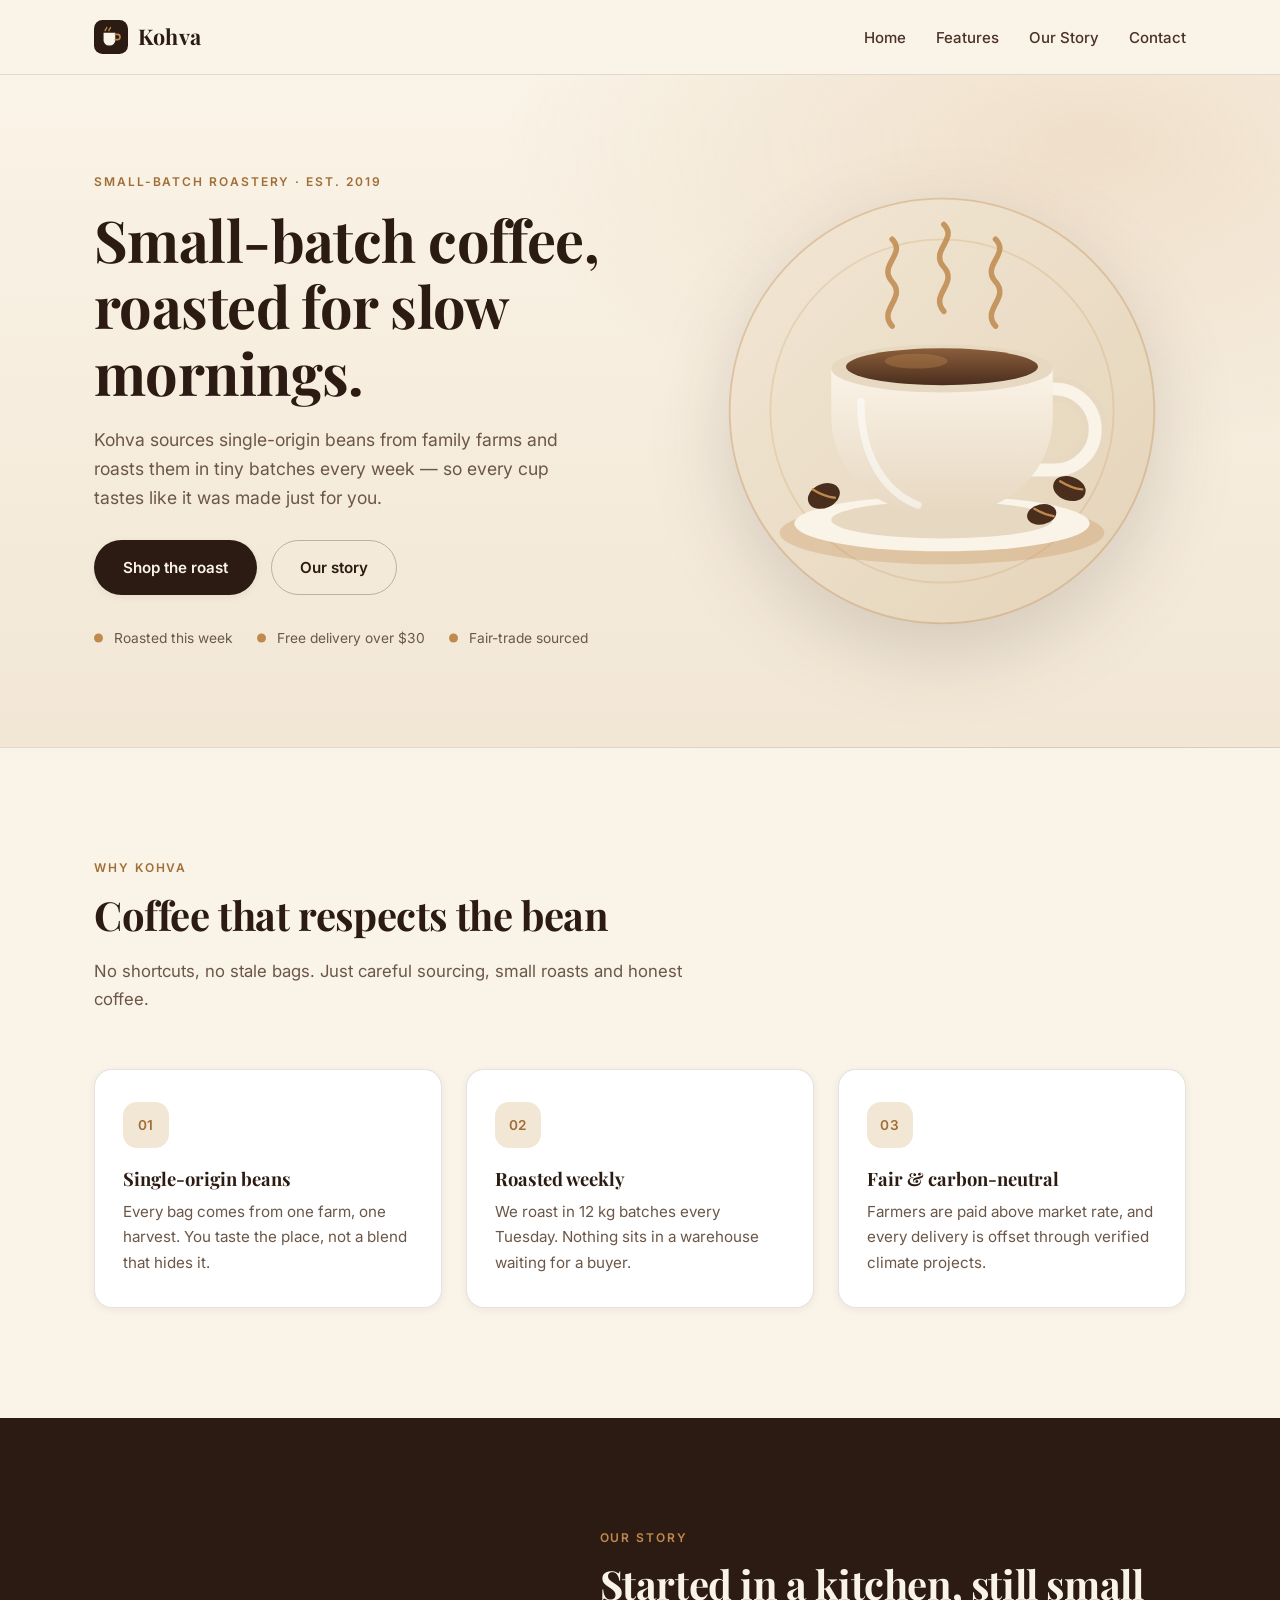
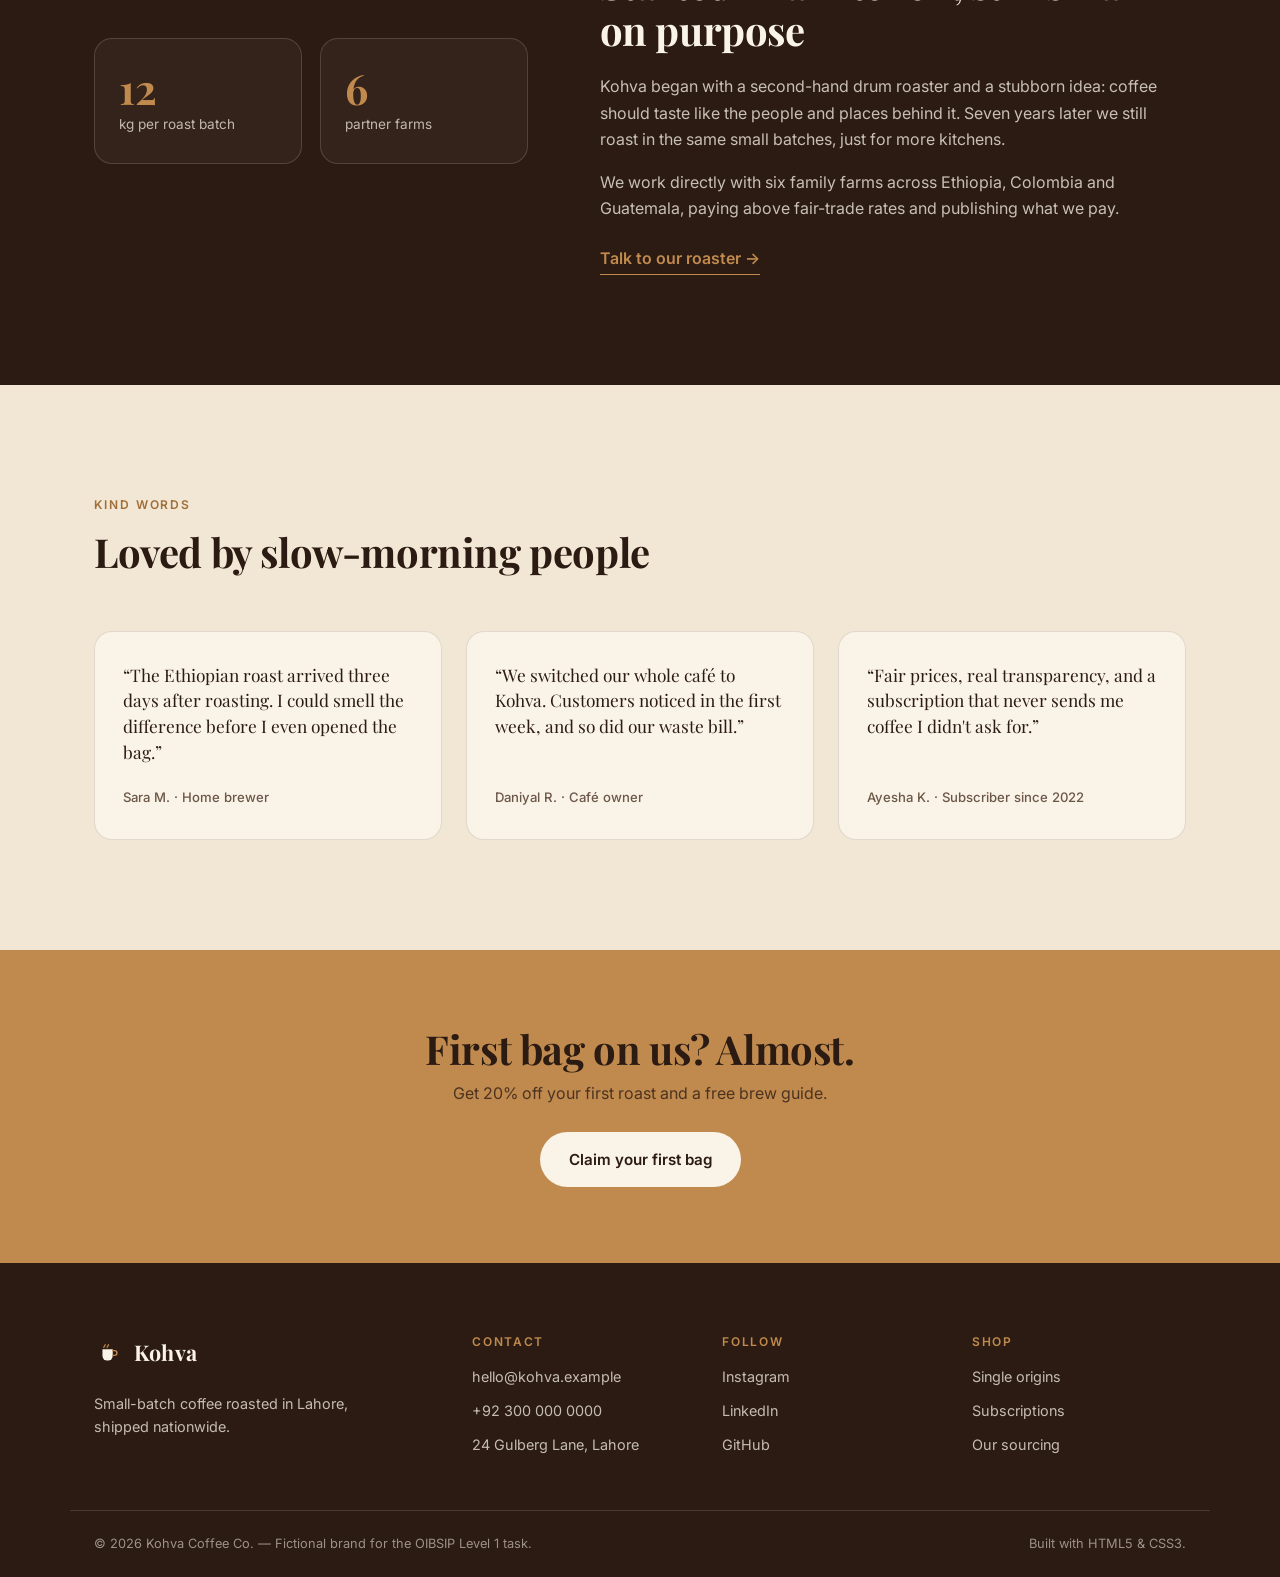
<file: OIBSIP/WebDevelopment-L1-Task1-LandingPage/index.html>
<!DOCTYPE html>
<html lang="en">
<head>
  <meta charset="UTF-8" />
  <meta name="viewport" content="width=device-width, initial-scale=1.0" />
  <title>Kohva Coffee Co. — Small-batch coffee for slow mornings</title>
  <meta name="description" content="Kohva Coffee Co. roasts single-origin beans in small batches every week. Fresh coffee, delivered to your door." />
  <link rel="icon" href="assets/logo.svg" type="image/svg+xml" />
  <link rel="preconnect" href="https://fonts.googleapis.com" />
  <link rel="preconnect" href="https://fonts.gstatic.com" crossorigin />
  <link href="https://fonts.googleapis.com/css2?family=Inter:wght@400;500;600&family=Playfair+Display:wght@600;700&display=swap" rel="stylesheet" />
  <link rel="stylesheet" href="css/style.css" />
</head>
<body>

  <!-- ================= HEADER / NAVBAR ================= -->
  <header class="site-header">
    <div class="container header-inner">
      <a class="brand" href="#home" aria-label="Kohva Coffee Co. home">
        <img src="assets/logo.svg" alt="" width="34" height="34" />
        <span class="brand-name">Kohva</span>
      </a>

      <input type="checkbox" id="nav-toggle" class="nav-toggle" />
      <label for="nav-toggle" class="nav-toggle-label" aria-label="Open navigation menu">
        <span></span>
      </label>

      <nav class="site-nav" aria-label="Main navigation">
        <ul>
          <li><a href="#home">Home</a></li>
          <li><a href="#features">Features</a></li>
          <li><a href="#story">Our Story</a></li>
          <li><a href="#contact">Contact</a></li>
        </ul>
      </nav>
    </div>
  </header>

  <main>

    <!-- ================= HERO ================= -->
    <section class="hero" id="home">
      <div class="container hero-inner">
        <div class="hero-copy">
          <p class="eyebrow">Small-batch roastery · Est. 2019</p>
          <h1>Small-batch coffee,<br />roasted for slow mornings.</h1>
          <p class="hero-sub">
            Kohva sources single-origin beans from family farms and roasts them in
            tiny batches every week — so every cup tastes like it was made just for you.
          </p>
          <div class="hero-actions">
            <a class="btn btn-primary" href="#features">Shop the roast</a>
            <a class="btn btn-ghost" href="#story">Our story</a>
          </div>
          <ul class="hero-points">
            <li>Roasted this week</li>
            <li>Free delivery over $30</li>
            <li>Fair-trade sourced</li>
          </ul>
        </div>

        <div class="hero-art">
          <img src="assets/hero-cup.svg" alt="A steaming cup of Kohva coffee" width="520" height="520" />
        </div>
      </div>
    </section>

    <!-- ================= FEATURES ================= -->
    <section class="section features" id="features">
      <div class="container">
        <div class="section-head">
          <p class="eyebrow">Why Kohva</p>
          <h2>Coffee that respects the bean</h2>
          <p class="section-sub">
            No shortcuts, no stale bags. Just careful sourcing, small roasts and
            honest coffee.
          </p>
        </div>

        <div class="feature-grid">
          <article class="card">
            <span class="card-icon" aria-hidden="true">01</span>
            <h3>Single-origin beans</h3>
            <p>
              Every bag comes from one farm, one harvest. You taste the place,
              not a blend that hides it.
            </p>
          </article>

          <article class="card">
            <span class="card-icon" aria-hidden="true">02</span>
            <h3>Roasted weekly</h3>
            <p>
              We roast in 12&nbsp;kg batches every Tuesday. Nothing sits in a
              warehouse waiting for a buyer.
            </p>
          </article>

          <article class="card">
            <span class="card-icon" aria-hidden="true">03</span>
            <h3>Fair &amp; carbon-neutral</h3>
            <p>
              Farmers are paid above market rate, and every delivery is offset
              through verified climate projects.
            </p>
          </article>
        </div>
      </div>
    </section>

    <!-- ================= STORY / ABOUT ================= -->
    <section class="section story" id="story">
      <div class="container story-inner">
        <div class="story-media">
          <div class="story-stat">
            <strong>12</strong>
            <span>kg per roast batch</span>
          </div>
          <div class="story-stat">
            <strong>6</strong>
            <span>partner farms</span>
          </div>
        </div>

        <div class="story-copy">
          <p class="eyebrow">Our story</p>
          <h2>Started in a kitchen, still small on purpose</h2>
          <p>
            Kohva began with a second-hand drum roaster and a stubborn idea: coffee
            should taste like the people and places behind it. Seven years later we
            still roast in the same small batches, just for more kitchens.
          </p>
          <p>
            We work directly with six family farms across Ethiopia, Colombia and
            Guatemala, paying above fair-trade rates and publishing what we pay.
          </p>
          <a class="text-link" href="#contact">Talk to our roaster →</a>
        </div>
      </div>
    </section>

    <!-- ================= TESTIMONIALS ================= -->
    <section class="section testimonials">
      <div class="container">
        <div class="section-head">
          <p class="eyebrow">Kind words</p>
          <h2>Loved by slow-morning people</h2>
        </div>

        <div class="testimonial-grid">
          <figure class="quote">
            <blockquote>
              “The Ethiopian roast arrived three days after roasting. I could smell
              the difference before I even opened the bag.”
            </blockquote>
            <figcaption>Sara M. · Home brewer</figcaption>
          </figure>

          <figure class="quote">
            <blockquote>
              “We switched our whole café to Kohva. Customers noticed in the first
              week, and so did our waste bill.”
            </blockquote>
            <figcaption>Daniyal R. · Café owner</figcaption>
          </figure>

          <figure class="quote">
            <blockquote>
              “Fair prices, real transparency, and a subscription that never sends
              me coffee I didn't ask for.”
            </blockquote>
            <figcaption>Ayesha K. · Subscriber since 2022</figcaption>
          </figure>
        </div>
      </div>
    </section>

    <!-- ================= CTA BAND ================= -->
    <section class="cta-band">
      <div class="container cta-inner">
        <h2>First bag on us? Almost.</h2>
        <p>Get 20% off your first roast and a free brew guide.</p>
        <a class="btn btn-light" href="#contact">Claim your first bag</a>
      </div>
    </section>

  </main>

  <!-- ================= FOOTER ================= -->
  <footer class="site-footer" id="contact">
    <div class="container footer-grid">
      <div class="footer-brand">
        <a class="brand" href="#home">
          <img src="assets/logo.svg" alt="" width="30" height="30" />
          <span class="brand-name">Kohva</span>
        </a>
        <p>Small-batch coffee roasted in Lahore, shipped nationwide.</p>
      </div>

      <div class="footer-col">
        <h3>Contact</h3>
        <ul>
          <li><a href="mailto:hello@kohva.example">hello@kohva.example</a></li>
          <li><a href="tel:+923000000000">+92 300 000 0000</a></li>
          <li>24 Gulberg Lane, Lahore</li>
        </ul>
      </div>

      <div class="footer-col">
        <h3>Follow</h3>
        <ul class="social-list">
          <li><a href="#" aria-label="Kohva on Instagram">Instagram</a></li>
          <li><a href="#" aria-label="Kohva on LinkedIn">LinkedIn</a></li>
          <li><a href="#" aria-label="Kohva on GitHub">GitHub</a></li>
        </ul>
      </div>

      <div class="footer-col">
        <h3>Shop</h3>
        <ul>
          <li><a href="#features">Single origins</a></li>
          <li><a href="#features">Subscriptions</a></li>
          <li><a href="#story">Our sourcing</a></li>
        </ul>
      </div>
    </div>

    <div class="container footer-bottom">
      <p>© 2026 Kohva Coffee Co. — Fictional brand for the OIBSIP Level 1 task.</p>
      <p>Built with HTML5 &amp; CSS3.</p>
    </div>
  </footer>

</body>
</html>
</file>
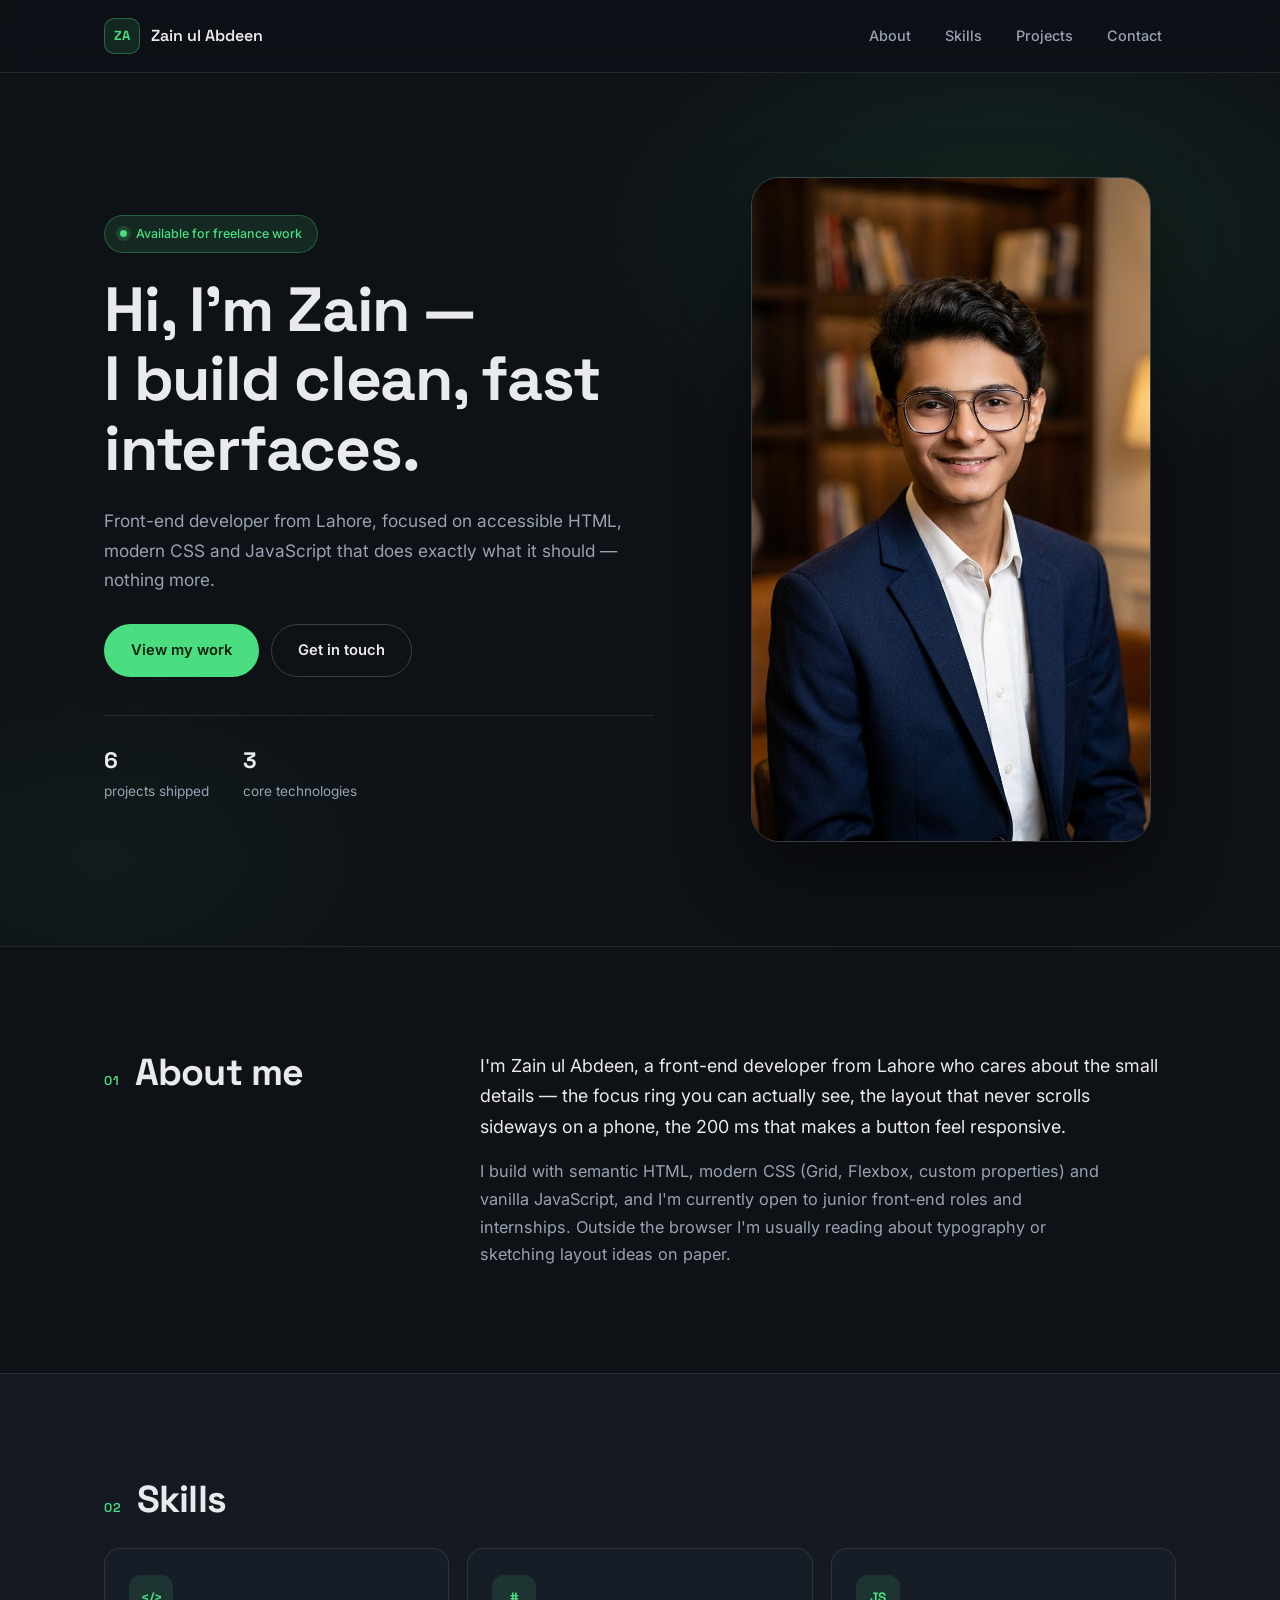
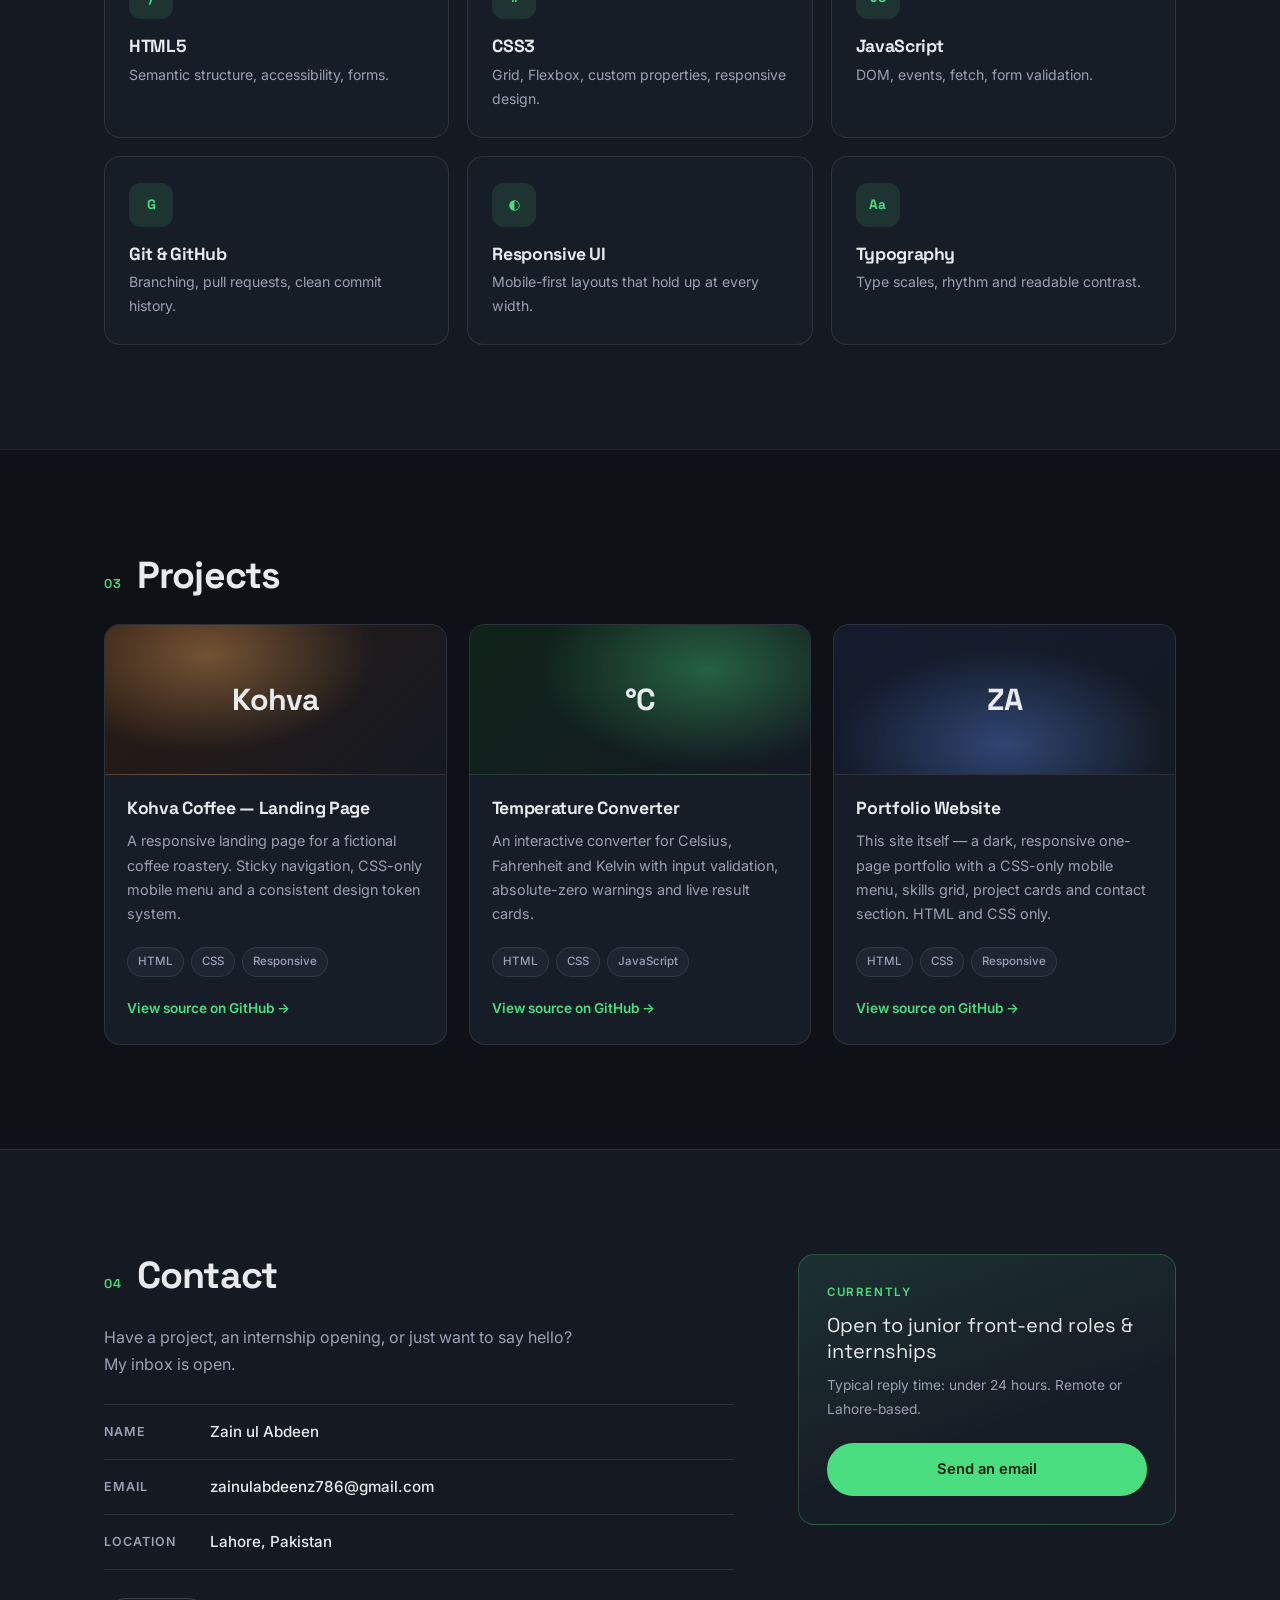
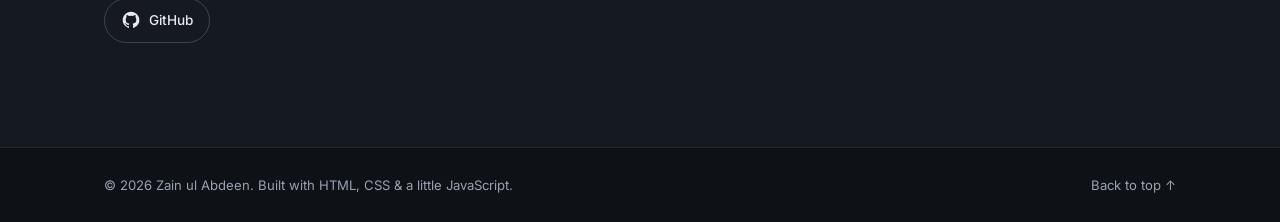
<file: OIBSIP/WebDevelopment-L1-Task2-Portfolio/index.html>
<!DOCTYPE html>
<html lang="en">
<head>
  <meta charset="UTF-8" />
  <meta name="viewport" content="width=device-width, initial-scale=1.0" />
  <title>Zain ul Abdeen — Front-End Developer</title>
  <meta name="description" content="Portfolio of Zain ul Abdeen, a front-end web developer building fast, accessible interfaces with HTML, CSS and JavaScript." />
  <link rel="icon" href="assets/favicon.svg" type="image/svg+xml" />
  <link rel="preconnect" href="https://fonts.googleapis.com" />
  <link rel="preconnect" href="https://fonts.gstatic.com" crossorigin />
  <link href="https://fonts.googleapis.com/css2?family=Inter:wght@400;500;600&family=Space+Grotesk:wght@500;600;700&display=swap" rel="stylesheet" />
  <link rel="stylesheet" href="css/style.css" />
</head>
<body>

  <!-- ================= NAVBAR ================= -->
  <header class="site-header">
    <div class="container header-inner">
      <a class="brand" href="#home" aria-label="Home">
        <span class="brand-mark">ZA</span>
        <span class="brand-text">Zain ul Abdeen</span>
      </a>

      <input type="checkbox" id="nav-toggle" class="nav-toggle" />
      <label for="nav-toggle" class="nav-toggle-label" aria-label="Open navigation menu">
        <span></span>
      </label>

      <nav class="site-nav" aria-label="Main navigation">
        <ul>
          <li><a href="#about">About</a></li>
          <li><a href="#skills">Skills</a></li>
          <li><a href="#projects">Projects</a></li>
          <li><a href="#contact">Contact</a></li>
        </ul>
      </nav>
    </div>
  </header>

  <main>

    <!-- ================= HERO ================= -->
    <section class="hero" id="home">
      <div class="container hero-inner">
        <div class="hero-copy">
          <p class="status"><span class="dot" aria-hidden="true"></span> Available for freelance work</p>
          <h1>Hi, I'm Zain —<br />I build clean, fast interfaces.</h1>
          <p class="hero-sub">
            Front-end developer from Lahore, focused on accessible HTML, modern CSS
            and JavaScript that does exactly what it should — nothing more.
          </p>
          <div class="hero-actions">
            <a class="btn btn-primary" href="#projects">View my work</a>
            <a class="btn btn-outline" href="#contact">Get in touch</a>
          </div>
          <ul class="hero-meta">
            <li><strong>6</strong> projects shipped</li>
            <li><strong>3</strong> core technologies</li>
          </ul>
        </div>

        <div class="hero-photo">
          <img src="assets/IMG-20260407-WA0001.jpg" alt="Portrait of Zain ul Abdeen" width="768" height="1279" />
        </div>
      </div>
    </section>

    <!-- ================= ABOUT ================= -->
    <section class="section" id="about">
      <div class="container about-inner">
        <div class="section-label">
          <span class="num">01</span>
          <h2>About me</h2>
        </div>
        <div class="about-copy">
          <p>
            I'm Zain ul Abdeen, a front-end developer from Lahore who cares about the
            small details — the focus ring you can actually see, the layout that never
            scrolls sideways on a phone, the 200&nbsp;ms that makes a button feel
            responsive.
          </p>
          <p>
            I build with semantic HTML, modern CSS (Grid, Flexbox, custom properties)
            and vanilla JavaScript, and I'm currently open to junior front-end roles
            and internships. Outside the browser I'm usually reading about typography
            or sketching layout ideas on paper.
          </p>
        </div>
      </div>
    </section>

    <!-- ================= SKILLS ================= -->
    <section class="section skills-section" id="skills">
      <div class="container">
        <div class="section-label">
          <span class="num">02</span>
          <h2>Skills</h2>
        </div>

        <div class="skills-grid">
          <article class="skill">
            <span class="skill-mark" aria-hidden="true">&lt;/&gt;</span>
            <h3>HTML5</h3>
            <p>Semantic structure, accessibility, forms.</p>
          </article>

          <article class="skill">
            <span class="skill-mark" aria-hidden="true">#</span>
            <h3>CSS3</h3>
            <p>Grid, Flexbox, custom properties, responsive design.</p>
          </article>

          <article class="skill">
            <span class="skill-mark" aria-hidden="true">JS</span>
            <h3>JavaScript</h3>
            <p>DOM, events, fetch, form validation.</p>
          </article>

          <article class="skill">
            <span class="skill-mark" aria-hidden="true">G</span>
            <h3>Git &amp; GitHub</h3>
            <p>Branching, pull requests, clean commit history.</p>
          </article>

          <article class="skill">
            <span class="skill-mark" aria-hidden="true">◐</span>
            <h3>Responsive UI</h3>
            <p>Mobile-first layouts that hold up at every width.</p>
          </article>

          <article class="skill">
            <span class="skill-mark" aria-hidden="true">Aa</span>
            <h3>Typography</h3>
            <p>Type scales, rhythm and readable contrast.</p>
          </article>
        </div>
      </div>
    </section>

    <!-- ================= PROJECTS ================= -->
    <section class="section" id="projects">
      <div class="container">
        <div class="section-label">
          <span class="num">03</span>
          <h2>Projects</h2>
        </div>

        <div class="project-grid">

          <article class="project">
            <div class="project-thumb thumb-a" aria-hidden="true">
              <span>Kohva</span>
            </div>
            <div class="project-body">
              <h3>Kohva Coffee — Landing Page</h3>
              <p>
                A responsive landing page for a fictional coffee roastery. Sticky
                navigation, CSS-only mobile menu and a consistent design token
                system.
              </p>
              <ul class="tags">
                <li>HTML</li>
                <li>CSS</li>
                <li>Responsive</li>
              </ul>
              <a class="project-link" href="https://github.com/ZainulAbdeen999/OIBSIP-Level1/tree/main/OIBSIP/WebDevelopment-L1-Task1-LandingPage" aria-label="View Kohva Coffee source on GitHub">
                View source on GitHub →
              </a>
            </div>
          </article>

          <article class="project">
            <div class="project-thumb thumb-b" aria-hidden="true">
              <span>°C</span>
            </div>
            <div class="project-body">
              <h3>Temperature Converter</h3>
              <p>
                An interactive converter for Celsius, Fahrenheit and Kelvin with
                input validation, absolute-zero warnings and live result cards.
              </p>
              <ul class="tags">
                <li>HTML</li>
                <li>CSS</li>
                <li>JavaScript</li>
              </ul>
              <a class="project-link" href="https://github.com/ZainulAbdeen999/OIBSIP-Level1/tree/main/OIBSIP/WebDevelopment-L1-Task3-TemperatureConverter" aria-label="View Temperature Converter source on GitHub">
                View source on GitHub →
              </a>
            </div>
          </article>

          <article class="project">
            <div class="project-thumb thumb-c" aria-hidden="true">
              <span>ZA</span>
            </div>
            <div class="project-body">
              <h3>Portfolio Website</h3>
              <p>
                This site itself — a dark, responsive one-page portfolio with a
                CSS-only mobile menu, skills grid, project cards and contact
                section. HTML and CSS only.
              </p>
              <ul class="tags">
                <li>HTML</li>
                <li>CSS</li>
                <li>Responsive</li>
              </ul>
              <a class="project-link" href="https://github.com/ZainulAbdeen999/OIBSIP-Level1/tree/main/OIBSIP/WebDevelopment-L1-Task2-Portfolio" aria-label="View Portfolio Website source on GitHub">
                View source on GitHub →
              </a>
            </div>
          </article>

        </div>
      </div>
    </section>

    <!-- ================= CONTACT ================= -->
    <section class="section contact-section" id="contact">
      <div class="container contact-inner">
        <div class="contact-copy">
          <div class="section-label">
            <span class="num">04</span>
            <h2>Contact</h2>
          </div>
          <p>
            Have a project, an internship opening, or just want to say hello?
            My inbox is open.
          </p>

          <ul class="contact-list">
            <li>
              <span class="contact-key">Name</span>
              <span class="contact-value">Zain ul Abdeen</span>
            </li>
            <li>
              <span class="contact-key">Email</span>
              <a class="contact-value" href="mailto:zainulabdeenz786@gmail.com">zainulabdeenz786@gmail.com</a>
            </li>
            <li>
              <span class="contact-key">Location</span>
              <span class="contact-value">Lahore, Pakistan</span>
            </li>
          </ul>

          <div class="social-row">
            <a class="social-btn" href="https://github.com/ZainulAbdeen999" aria-label="GitHub profile" target="_blank" rel="noopener">
              <svg viewBox="0 0 24 24" width="20" height="20" aria-hidden="true" fill="currentColor">
                <path d="M12 2a10 10 0 0 0-3.16 19.49c.5.09.68-.22.68-.48v-1.7c-2.78.6-3.37-1.34-3.37-1.34-.45-1.16-1.1-1.47-1.1-1.47-.9-.62.07-.6.07-.6 1 .07 1.53 1.03 1.53 1.03.89 1.52 2.34 1.08 2.91.83.09-.65.35-1.09.63-1.34-2.22-.25-4.56-1.11-4.56-4.95 0-1.09.39-1.99 1.03-2.69-.1-.25-.45-1.27.1-2.65 0 0 .84-.27 2.75 1.03a9.5 9.5 0 0 1 5 0c1.91-1.3 2.75-1.03 2.75-1.03.55 1.38.2 2.4.1 2.65.64.7 1.03 1.6 1.03 2.69 0 3.85-2.35 4.7-4.58 4.94.36.31.68.92.68 1.86v2.75c0 .27.18.58.69.48A10 10 0 0 0 12 2Z"/>
              </svg>
              GitHub
            </a>
          </div>
        </div>

        <aside class="contact-card">
          <p class="card-eyebrow">Currently</p>
          <p class="card-title">Open to junior front-end roles &amp; internships</p>
          <p class="card-note">
            Typical reply time: under 24 hours. Remote or Lahore-based.
          </p>
          <a class="btn btn-primary btn-block" href="mailto:zainulabdeenz786@gmail.com">Send an email</a>
        </aside>
      </div>
    </section>

  </main>

  <!-- ================= FOOTER ================= -->
  <footer class="site-footer">
    <div class="container footer-inner">
      <p>© 2026 Zain ul Abdeen. Built with HTML, CSS &amp; a little JavaScript.</p>
      <a href="#home">Back to top ↑</a>
    </div>
  </footer>

</body>
</html>
</file>
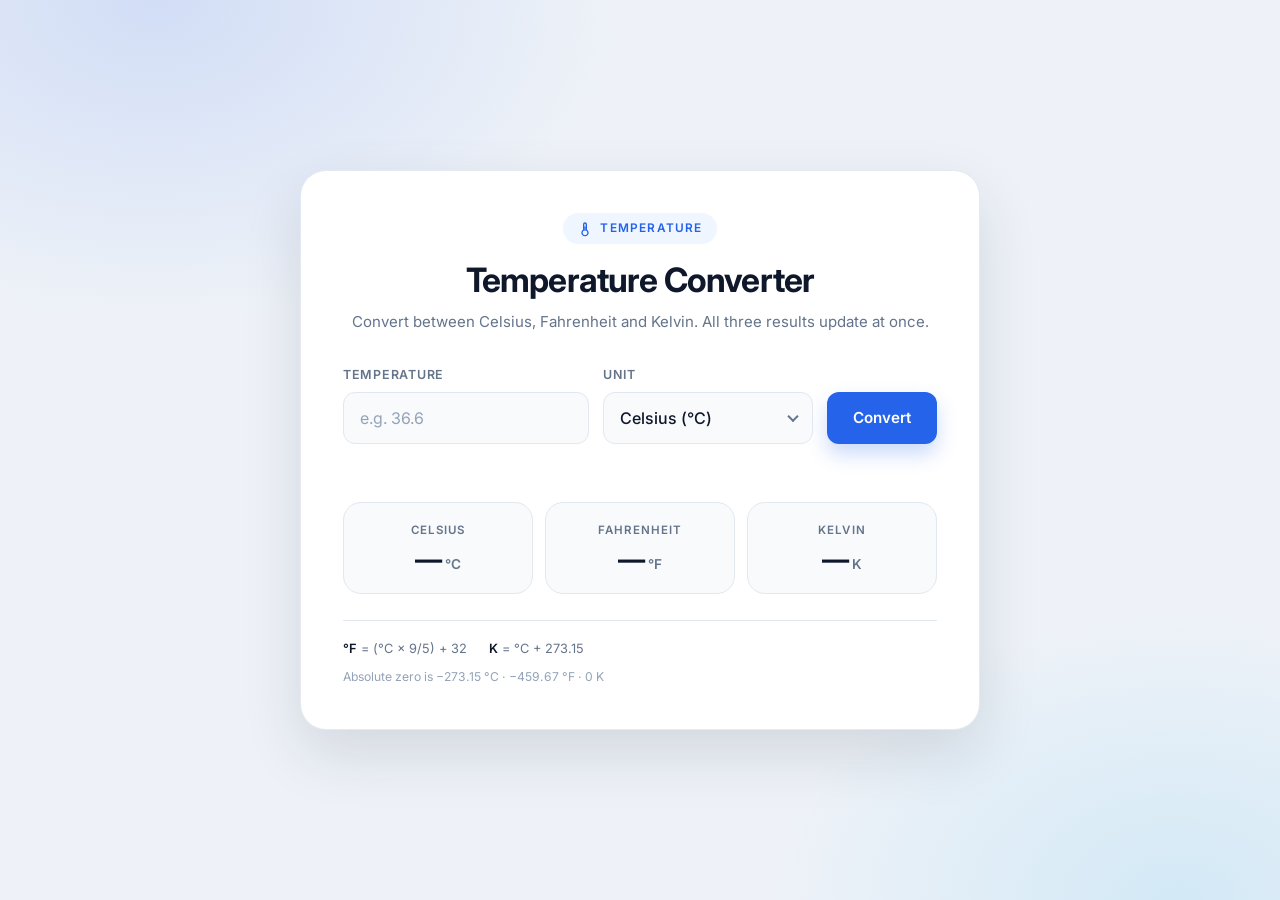
<file: OIBSIP/WebDevelopment-L1-Task3-TemperatureConverter/index.html>
<!DOCTYPE html>
<html lang="en">
<head>
  <meta charset="UTF-8" />
  <meta name="viewport" content="width=device-width, initial-scale=1.0" />
  <title>Temperature Converter — Celsius, Fahrenheit &amp; Kelvin</title>
  <meta name="description" content="A simple, accessible temperature converter for Celsius, Fahrenheit and Kelvin with input validation and absolute-zero warnings." />
  <link rel="icon" href="assets/favicon.svg" type="image/svg+xml" />
  <link rel="preconnect" href="https://fonts.googleapis.com" />
  <link rel="preconnect" href="https://fonts.gstatic.com" crossorigin />
  <link href="https://fonts.googleapis.com/css2?family=Inter:wght@400;500;600;700&display=swap" rel="stylesheet" />
  <link rel="stylesheet" href="css/style.css" />
</head>
<body>

  <main class="page">
    <div class="converter">

      <!-- ---------- Header ---------- -->
      <header class="converter-head">
        <div class="badge">
          <svg viewBox="0 0 24 24" width="16" height="16" aria-hidden="true" fill="none" stroke="currentColor" stroke-width="2" stroke-linecap="round">
            <path d="M10 13.5V5a2 2 0 1 1 4 0v8.5a4.5 4.5 0 1 1-4 0Z" />
            <path d="M12 9v5" />
          </svg>
          Temperature
        </div>
        <h1>Temperature Converter</h1>
        <p class="subtitle">
          Convert between Celsius, Fahrenheit and Kelvin. All three results update at once.
        </p>
      </header>

      <!-- ---------- Form ---------- -->
      <form class="converter-form" id="converter-form" novalidate>
        <div class="field field-value">
          <label for="temperature">Temperature</label>
          <input
            type="text"
            id="temperature"
            name="temperature"
            inputmode="decimal"
            autocomplete="off"
            placeholder="e.g. 36.6"
            aria-describedby="form-message"
          />
        </div>

        <div class="field field-unit">
          <label for="unit">Unit</label>
          <div class="select-wrap">
            <select id="unit" name="unit">
              <option value="celsius" selected>Celsius (°C)</option>
              <option value="fahrenheit">Fahrenheit (°F)</option>
              <option value="kelvin">Kelvin (K)</option>
            </select>
          </div>
        </div>

        <button type="submit" class="btn-convert" id="convert-btn">
          Convert
        </button>
      </form>

      <!-- ---------- Message ---------- -->
      <p class="message" id="form-message" role="status" aria-live="polite"></p>

      <!-- ---------- Results ---------- -->
      <section class="results" id="results" aria-label="Conversion results">
        <article class="result" data-unit="celsius">
          <p class="result-label">Celsius</p>
          <p class="result-value"><span class="number" data-out="celsius">—</span><span class="unit">°C</span></p>
        </article>

        <article class="result" data-unit="fahrenheit">
          <p class="result-label">Fahrenheit</p>
          <p class="result-value"><span class="number" data-out="fahrenheit">—</span><span class="unit">°F</span></p>
        </article>

        <article class="result" data-unit="kelvin">
          <p class="result-label">Kelvin</p>
          <p class="result-value"><span class="number" data-out="kelvin">—</span><span class="unit">K</span></p>
        </article>
      </section>

      <!-- ---------- Footer notes ---------- -->
      <footer class="converter-foot">
        <div class="formula">
          <p><span>°F</span> = (°C × 9/5) + 32</p>
          <p><span>K</span> = °C + 273.15</p>
        </div>
        <p class="hint">Absolute zero is −273.15 °C · −459.67 °F · 0 K</p>
      </footer>

    </div>
  </main>

  <script src="js/script.js"></script>
</body>
</html>
</file>
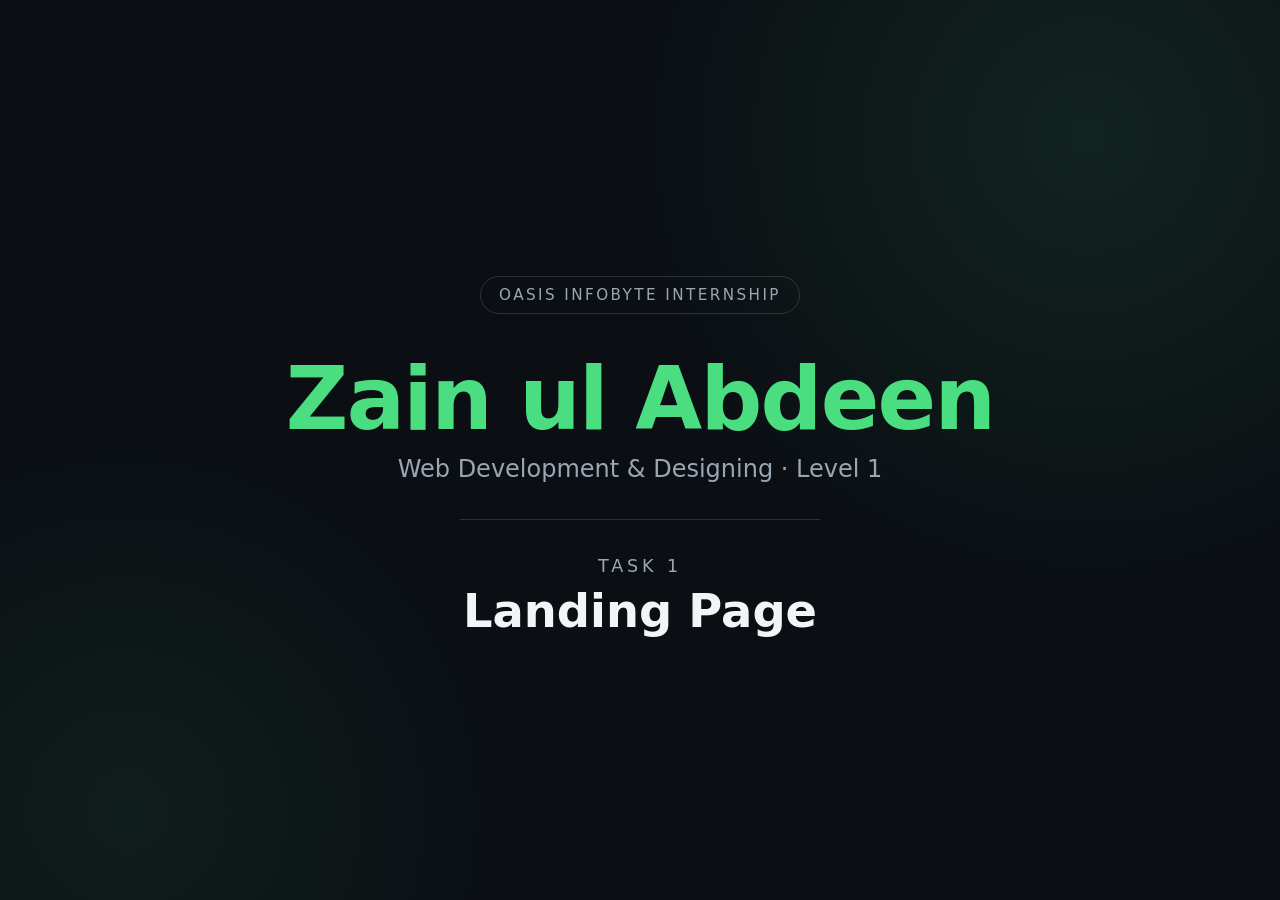
<file: title-card.html>
<!DOCTYPE html>
<html lang="en">
<head>
<meta charset="UTF-8" />
<meta name="viewport" content="width=device-width, initial-scale=1" />
<title>Title Card - OIBSIP Level 1</title>
<style>
  :root {
    --bg: #0b0f14;
    --text: #f2f5f8;
    --muted: #9aa6b2;
    --accent: #4ade80;
    --line: rgba(255, 255, 255, 0.14);
  }

  * { box-sizing: border-box; }

  html, body {
    margin: 0;
    height: 100%;
  }

  body {
    display: grid;
    place-items: center;
    padding: 6vh 6vw;
    background:
      radial-gradient(60vw 60vw at 85% 15%, rgba(74, 222, 128, 0.10), transparent 60%),
      radial-gradient(50vw 50vw at 10% 90%, rgba(74, 222, 128, 0.07), transparent 60%),
      var(--bg);
    color: var(--text);
    font-family: "Segoe UI", system-ui, -apple-system, Arial, sans-serif;
    text-align: center;
  }

  main {
    max-width: 1000px;
    width: 100%;
  }

  .kicker {
    display: inline-block;
    padding: 0.55rem 1.1rem;
    border: 1px solid var(--line);
    border-radius: 999px;
    color: var(--muted);
    font-size: clamp(0.75rem, 1.2vw, 0.95rem);
    letter-spacing: 0.16em;
    text-transform: uppercase;
  }

  h1 {
    margin: 1.6rem 0 0.6rem;
    font-size: clamp(2.4rem, 7vw, 5.4rem);
    line-height: 1.05;
    letter-spacing: -0.02em;
  }

  .name {
    color: var(--accent);
  }

  .track {
    margin: 0;
    color: var(--muted);
    font-size: clamp(1rem, 2vw, 1.5rem);
  }

  .divider {
    width: min(360px, 60%);
    height: 1px;
    margin: clamp(1.6rem, 4vh, 2.6rem) auto;
    background: var(--line);
  }

  .task-number {
    margin: 0;
    color: var(--muted);
    font-size: clamp(0.85rem, 1.6vw, 1.1rem);
    letter-spacing: 0.22em;
    text-transform: uppercase;
  }

  h2 {
    margin: 0.5rem 0 0;
    font-size: clamp(1.5rem, 4vw, 2.9rem);
    line-height: 1.2;
    font-weight: 600;
  }

  .hint {
    position: fixed;
    left: 50%;
    bottom: 2.2rem;
    transform: translateX(-50%);
    margin: 0;
    padding: 0.6rem 1rem;
    border: 1px solid var(--line);
    border-radius: 10px;
    background: rgba(11, 15, 20, 0.85);
    color: var(--muted);
    font-size: 0.85rem;
    opacity: 0;
    animation: hint 6s ease forwards;
    animation-delay: 1.2s;
    pointer-events: none;
  }

  .hint b { color: var(--text); font-weight: 600; }

  @keyframes hint {
    0% { opacity: 0; }
    10%, 75% { opacity: 1; }
    100% { opacity: 0; }
  }

  @media (prefers-reduced-motion: reduce) {
    .hint { animation: none; opacity: 1; }
  }
</style>
</head>
<body>
  <main>
    <p class="kicker">Oasis Infobyte Internship</p>
    <h1><span class="name">Zain ul Abdeen</span></h1>
    <p class="track">Web Development &amp; Designing &middot; Level 1</p>
    <div class="divider" aria-hidden="true"></div>
    <p class="task-number" id="task-number">Task 1</p>
    <h2 id="task-title">Landing Page</h2>
  </main>

  <p class="hint">Press <b>1</b>, <b>2</b> or <b>3</b> to change the task. Press <b>F11</b> for fullscreen.</p>

  <script>
    var TASKS = {
      1: "Landing Page",
      2: "Personal Portfolio",
      3: "Temperature Converter"
    };

    var taskNumber = document.getElementById("task-number");
    var taskTitle = document.getElementById("task-title");

    function setTask(n) {
      if (!TASKS[n]) return;
      taskNumber.textContent = "Task " + n;
      taskTitle.textContent = TASKS[n];
      document.title = "Task " + n + " - " + TASKS[n];
      if (history.replaceState) {
        history.replaceState(null, "", "?task=" + n);
      }
    }

    var fromUrl = new URLSearchParams(window.location.search).get("task");
    setTask(fromUrl || 1);

    document.addEventListener("keydown", function (event) {
      if (TASKS[event.key]) setTask(event.key);
    });
  </script>
</body>
</html>
</file>
<file: OIBSIP/WebDevelopment-L1-Task1-LandingPage/css/style.css>
/* ==========================================================================
   Kohva Coffee Co. — Landing Page
   Task 1 · OIBSIP Level 1 · HTML5 + CSS3 (no JavaScript)
   ========================================================================== */

/* ---------- 1. Design tokens ---------- */
:root {
  --espresso: #2b1b12;
  --espresso-soft: #4a3226;
  --cream: #faf3e7;
  --cream-deep: #f2e7d5;
  --caramel: #c08a4e;
  --caramel-dark: #a06e36;
  --muted: #6b5748;
  --line: rgba(43, 27, 18, 0.12);
  --white: #ffffff;

  --font-display: "Playfair Display", Georgia, "Times New Roman", serif;
  --font-body: "Inter", "Segoe UI", system-ui, -apple-system, sans-serif;

  --radius-sm: 10px;
  --radius-md: 18px;
  --radius-lg: 28px;

  --shadow-sm: 0 2px 8px rgba(43, 27, 18, 0.06);
  --shadow-md: 0 14px 34px rgba(43, 27, 18, 0.12);

  --header-h: 74px;
  --container: 1140px;
}

/* ---------- 2. Reset & base ---------- */
*,
*::before,
*::after {
  box-sizing: border-box;
}

html {
  scroll-behavior: smooth;
  -webkit-text-size-adjust: 100%;
}

body {
  margin: 0;
  background-color: var(--cream);
  color: var(--espresso);
  font-family: var(--font-body);
  font-size: 1rem;
  line-height: 1.65;
  overflow-x: hidden;
}

img {
  display: block;
  max-width: 100%;
  height: auto;
}

h1,
h2,
h3 {
  font-family: var(--font-display);
  line-height: 1.15;
  margin: 0 0 0.5em;
  letter-spacing: -0.01em;
}

h1 {
  font-size: clamp(2.1rem, 5.2vw, 3.6rem);
}

h2 {
  font-size: clamp(1.6rem, 3.4vw, 2.5rem);
}

h3 {
  font-size: 1.15rem;
  letter-spacing: 0;
}

p {
  margin: 0 0 1rem;
}

a {
  color: inherit;
  text-decoration: none;
}

ul {
  list-style: none;
  margin: 0;
  padding: 0;
}

/* Sticky header ke neeche heading na chhupe */
section[id],
footer[id] {
  scroll-margin-top: calc(var(--header-h) + 12px);
}

.container {
  width: 100%;
  max-width: var(--container);
  margin: 0 auto;
  padding-inline: 24px;
}

/* ---------- 3. Shared bits ---------- */
.eyebrow {
  margin: 0 0 14px;
  font-size: 0.75rem;
  font-weight: 600;
  letter-spacing: 0.16em;
  text-transform: uppercase;
  color: var(--caramel-dark);
}

.section {
  padding-block: clamp(64px, 9vw, 110px);
}

.section-head {
  max-width: 620px;
  margin-bottom: clamp(36px, 5vw, 56px);
}

.section-sub {
  color: var(--muted);
  font-size: 1.05rem;
  margin: 0;
}

.btn {
  display: inline-flex;
  align-items: center;
  justify-content: center;
  gap: 8px;
  padding: 14px 28px;
  border: 1.5px solid transparent;
  border-radius: 999px;
  font-family: var(--font-body);
  font-size: 0.95rem;
  font-weight: 600;
  cursor: pointer;
  transition: transform 0.18s ease, background-color 0.18s ease,
    color 0.18s ease, border-color 0.18s ease, box-shadow 0.18s ease;
}

.btn:hover {
  transform: translateY(-2px);
}

.btn:focus-visible,
a:focus-visible,
.nav-toggle-label:focus-visible {
  outline: 3px solid var(--caramel);
  outline-offset: 3px;
  border-radius: 6px;
}

.btn-primary {
  background-color: var(--espresso);
  color: var(--cream);
  box-shadow: var(--shadow-sm);
}

.btn-primary:hover {
  background-color: var(--espresso-soft);
  box-shadow: var(--shadow-md);
}

.btn-ghost {
  border-color: rgba(43, 27, 18, 0.28);
  color: var(--espresso);
  background-color: transparent;
}

.btn-ghost:hover {
  border-color: var(--espresso);
  background-color: rgba(43, 27, 18, 0.05);
}

.btn-light {
  background-color: var(--cream);
  color: var(--espresso);
}

.btn-light:hover {
  background-color: var(--white);
  box-shadow: var(--shadow-md);
}

.text-link {
  display: inline-block;
  font-weight: 600;
  color: var(--caramel-dark);
  border-bottom: 1.5px solid currentColor;
  padding-bottom: 2px;
}

.text-link:hover {
  color: var(--espresso);
}

/* ---------- 4. Header ---------- */
.site-header {
  position: sticky;
  top: 0;
  z-index: 100;
  background-color: rgba(250, 243, 231, 0.9);
  backdrop-filter: blur(12px);
  border-bottom: 1px solid var(--line);
}

.header-inner {
  min-height: var(--header-h);
  display: flex;
  align-items: center;
  justify-content: space-between;
  gap: 24px;
}

.brand {
  display: inline-flex;
  align-items: center;
  gap: 10px;
  flex-shrink: 0;
}

.brand-name {
  font-family: var(--font-display);
  font-size: 1.35rem;
  font-weight: 700;
  letter-spacing: 0.01em;
}

.site-nav ul {
  display: flex;
  align-items: center;
  gap: 30px;
}

.site-nav a {
  position: relative;
  font-size: 0.94rem;
  font-weight: 500;
  color: var(--espresso-soft);
  padding-block: 6px;
}

.site-nav a::after {
  content: "";
  position: absolute;
  left: 0;
  bottom: 0;
  width: 100%;
  height: 2px;
  background-color: var(--caramel);
  transform: scaleX(0);
  transform-origin: left;
  transition: transform 0.22s ease;
}

.site-nav a:hover {
  color: var(--espresso);
}

.site-nav a:hover::after {
  transform: scaleX(1);
}

/* Mobile menu (CSS-only) */
.nav-toggle {
  position: absolute;
  opacity: 0;
  pointer-events: none;
}

.nav-toggle-label {
  display: none;
  width: 44px;
  height: 44px;
  align-items: center;
  justify-content: center;
  border: 1px solid var(--line);
  border-radius: 12px;
  cursor: pointer;
  background-color: var(--cream-deep);
}

.nav-toggle-label span,
.nav-toggle-label span::before,
.nav-toggle-label span::after {
  display: block;
  width: 20px;
  height: 2px;
  border-radius: 2px;
  background-color: var(--espresso);
  transition: transform 0.2s ease, opacity 0.2s ease;
}

.nav-toggle-label span {
  position: relative;
}

.nav-toggle-label span::before,
.nav-toggle-label span::after {
  content: "";
  position: absolute;
  left: 0;
}

.nav-toggle-label span::before {
  top: -6px;
}

.nav-toggle-label span::after {
  top: 6px;
}

/* ---------- 5. Hero ---------- */
.hero {
  position: relative;
  padding-block: clamp(48px, 8vw, 96px);
  background:
    radial-gradient(900px 480px at 85% 10%, rgba(192, 138, 78, 0.18), transparent 65%),
    linear-gradient(180deg, var(--cream) 0%, var(--cream-deep) 100%);
  border-bottom: 1px solid var(--line);
}

.hero-inner {
  display: grid;
  grid-template-columns: minmax(0, 1.05fr) minmax(0, 0.95fr);
  align-items: center;
  gap: clamp(32px, 5vw, 64px);
}

.hero h1 {
  margin-bottom: 20px;
}

.hero-sub {
  max-width: 46ch;
  color: var(--muted);
  font-size: clamp(1rem, 1.6vw, 1.1rem);
}

.hero-actions {
  display: flex;
  flex-wrap: wrap;
  gap: 14px;
  margin-top: 28px;
}

.hero-points {
  display: flex;
  flex-wrap: wrap;
  gap: 10px 24px;
  margin-top: 32px;
  font-size: 0.86rem;
  color: var(--muted);
}

.hero-points li {
  position: relative;
  padding-left: 20px;
}

.hero-points li::before {
  content: "";
  position: absolute;
  left: 0;
  top: 50%;
  width: 9px;
  height: 9px;
  border-radius: 50%;
  background-color: var(--caramel);
  transform: translateY(-50%);
}

.hero-art {
  display: flex;
  justify-content: center;
}

.hero-art img {
  width: 100%;
  max-width: 480px;
  filter: drop-shadow(0 26px 40px rgba(43, 27, 18, 0.16));
}

/* ---------- 6. Features ---------- */
.features {
  background-color: var(--cream);
}

.feature-grid {
  display: grid;
  grid-template-columns: repeat(3, minmax(0, 1fr));
  gap: 24px;
}

.card {
  padding: 32px 28px;
  background-color: var(--white);
  border: 1px solid var(--line);
  border-radius: var(--radius-md);
  box-shadow: var(--shadow-sm);
  transition: transform 0.2s ease, box-shadow 0.2s ease, border-color 0.2s ease;
}

.card:hover {
  transform: translateY(-4px);
  box-shadow: var(--shadow-md);
  border-color: rgba(192, 138, 78, 0.45);
}

.card-icon {
  display: inline-flex;
  align-items: center;
  justify-content: center;
  width: 46px;
  height: 46px;
  margin-bottom: 20px;
  border-radius: 14px;
  background-color: var(--cream-deep);
  color: var(--caramel-dark);
  font-size: 0.85rem;
  font-weight: 600;
  letter-spacing: 0.06em;
}

.card h3 {
  margin-bottom: 10px;
}

.card p {
  margin: 0;
  color: var(--muted);
  font-size: 0.95rem;
}

/* ---------- 7. Story ---------- */
.story {
  background-color: var(--espresso);
  color: var(--cream);
}

.story-inner {
  display: grid;
  grid-template-columns: minmax(0, 0.85fr) minmax(0, 1.15fr);
  gap: clamp(32px, 6vw, 72px);
  align-items: center;
}

.story-media {
  display: grid;
  grid-template-columns: repeat(2, minmax(0, 1fr));
  gap: 18px;
}

.story-stat {
  display: flex;
  flex-direction: column;
  gap: 4px;
  padding: 28px 24px;
  border: 1px solid rgba(250, 243, 231, 0.16);
  border-radius: var(--radius-md);
  background-color: rgba(250, 243, 231, 0.04);
}

.story-stat strong {
  font-family: var(--font-display);
  font-size: 2.6rem;
  line-height: 1;
  color: var(--caramel);
}

.story-stat span {
  font-size: 0.85rem;
  color: rgba(250, 243, 231, 0.72);
}

.story .eyebrow {
  color: var(--caramel);
}

.story-copy p {
  color: rgba(250, 243, 231, 0.76);
}

.story-copy h2 {
  color: var(--cream);
}

.story .text-link {
  color: var(--caramel);
  margin-top: 8px;
}

.story .text-link:hover {
  color: var(--cream);
}

/* ---------- 8. Testimonials ---------- */
.testimonials {
  background-color: var(--cream-deep);
}

.testimonial-grid {
  display: grid;
  grid-template-columns: repeat(3, minmax(0, 1fr));
  gap: 24px;
}

.quote {
  display: flex;
  flex-direction: column;
  justify-content: space-between;
  gap: 22px;
  margin: 0;
  padding: 30px 28px;
  background-color: var(--cream);
  border-radius: var(--radius-md);
  border: 1px solid var(--line);
}

.quote blockquote {
  margin: 0;
  font-family: var(--font-display);
  font-size: 1.08rem;
  line-height: 1.5;
  color: var(--espresso);
}

.quote figcaption {
  font-size: 0.82rem;
  font-weight: 500;
  color: var(--muted);
}

/* ---------- 9. CTA band ---------- */
.cta-band {
  padding-block: clamp(52px, 7vw, 76px);
  background-color: var(--caramel);
  color: var(--espresso);
  text-align: center;
}

.cta-inner {
  max-width: 640px;
}

.cta-band h2 {
  margin-bottom: 8px;
}

.cta-band p {
  color: rgba(43, 27, 18, 0.78);
  margin-bottom: 26px;
}

/* ---------- 10. Footer ---------- */
.site-footer {
  background-color: var(--espresso);
  color: rgba(250, 243, 231, 0.75);
  padding-top: clamp(48px, 6vw, 72px);
}

.footer-grid {
  display: grid;
  grid-template-columns: 1.6fr repeat(3, 1fr);
  gap: 36px;
  padding-bottom: 44px;
}

.footer-brand .brand-name {
  color: var(--cream);
}

.footer-brand p {
  margin: 16px 0 0;
  max-width: 30ch;
  font-size: 0.9rem;
}

.footer-col h3 {
  font-family: var(--font-body);
  font-size: 0.75rem;
  font-weight: 600;
  letter-spacing: 0.14em;
  text-transform: uppercase;
  color: var(--caramel);
  margin-bottom: 16px;
}

.footer-col li {
  margin-bottom: 10px;
  font-size: 0.9rem;
}

.footer-col a:hover {
  color: var(--cream);
  text-decoration: underline;
  text-underline-offset: 3px;
}

.footer-bottom {
  display: flex;
  flex-wrap: wrap;
  justify-content: space-between;
  gap: 8px 24px;
  padding-block: 22px;
  border-top: 1px solid rgba(250, 243, 231, 0.14);
  font-size: 0.8rem;
  color: rgba(250, 243, 231, 0.55);
}

.footer-bottom p {
  margin: 0;
}

/* ==========================================================================
   11. Responsive
   ========================================================================== */

/* Tablet */
@media (max-width: 960px) {
  .hero-inner {
    grid-template-columns: 1fr;
  }

  .hero-art {
    order: -1;
  }

  .hero-art img {
    max-width: 340px;
  }

  .feature-grid,
  .testimonial-grid {
    grid-template-columns: repeat(2, minmax(0, 1fr));
  }

  .story-inner {
    grid-template-columns: 1fr;
  }

  .footer-grid {
    grid-template-columns: repeat(2, minmax(0, 1fr));
  }
}

/* Mobile nav breakpoint */
@media (max-width: 780px) {
  .nav-toggle-label {
    display: inline-flex;
  }

  .site-nav {
    position: absolute;
    top: 100%;
    left: 0;
    right: 0;
    background-color: var(--cream);
    border-bottom: 1px solid var(--line);
    box-shadow: var(--shadow-md);
    max-height: 0;
    overflow: hidden;
    transition: max-height 0.28s ease;
  }

  .site-nav ul {
    flex-direction: column;
    align-items: stretch;
    gap: 0;
    padding: 10px 24px 18px;
  }

  .site-nav li + li {
    border-top: 1px solid var(--line);
  }

  .site-nav a {
    display: block;
    padding-block: 14px;
  }

  .site-nav a::after {
    display: none;
  }

  .nav-toggle:checked ~ .site-nav {
    max-height: 320px;
  }

  .header-inner {
    position: relative;
  }
}

/* Small phones */
@media (max-width: 620px) {
  .container {
    padding-inline: 20px;
  }

  .feature-grid,
  .testimonial-grid,
  .story-media {
    grid-template-columns: 1fr;
  }

  .hero-actions .btn {
    flex: 1 1 100%;
  }

  .footer-grid {
    grid-template-columns: 1fr;
    gap: 28px;
  }

  .footer-bottom {
    flex-direction: column;
  }
}

/* ---------- 12. Motion & print preferences ---------- */
@media (prefers-reduced-motion: reduce) {
  html {
    scroll-behavior: auto;
  }

  *,
  *::before,
  *::after {
    animation-duration: 0.001ms !important;
    transition-duration: 0.001ms !important;
  }
}
</file>
<file: OIBSIP/WebDevelopment-L1-Task2-Portfolio/css/style.css>
/* ==========================================================================
   Personal Portfolio — Task 2 · OIBSIP Level 1
   Dark, minimal, fully responsive.
   ========================================================================== */

/* ---------- 1. Tokens ---------- */
:root {
  --bg: #0e1116;
  --bg-soft: #141922;
  --surface: #171d27;
  --surface-2: #1d2531;
  --text: #e8eaed;
  --muted: #98a2b3;
  --accent: #4ade80;
  --accent-soft: rgba(74, 222, 128, 0.12);
  --line: rgba(232, 234, 237, 0.1);
  --line-strong: rgba(232, 234, 237, 0.2);

  --font-display: "Space Grotesk", "Segoe UI", system-ui, sans-serif;
  --font-body: "Inter", "Segoe UI", system-ui, sans-serif;

  --radius: 16px;
  --header-h: 72px;
  --container: 1120px;
}

/* ---------- 2. Base ---------- */
*,
*::before,
*::after {
  box-sizing: border-box;
}

html {
  scroll-behavior: smooth;
  -webkit-text-size-adjust: 100%;
}

body {
  margin: 0;
  background-color: var(--bg);
  color: var(--text);
  font-family: var(--font-body);
  font-size: 1rem;
  line-height: 1.7;
  overflow-x: hidden;
}

img {
  display: block;
  max-width: 100%;
  height: auto;
}

h1,
h2,
h3 {
  font-family: var(--font-display);
  line-height: 1.12;
  margin: 0;
  letter-spacing: -0.02em;
}

h1 {
  font-size: clamp(2.15rem, 5.4vw, 3.9rem);
}

h2 {
  font-size: clamp(1.6rem, 3.4vw, 2.35rem);
}

h3 {
  font-size: 1.1rem;
}

p {
  margin: 0 0 1rem;
}

a {
  color: inherit;
  text-decoration: none;
}

ul {
  list-style: none;
  margin: 0;
  padding: 0;
}

:focus-visible {
  outline: 3px solid var(--accent);
  outline-offset: 3px;
  border-radius: 6px;
}

.container {
  width: 100%;
  max-width: var(--container);
  margin: 0 auto;
  padding-inline: 24px;
}

section[id] {
  scroll-margin-top: calc(var(--header-h) + 16px);
}

.section {
  padding-block: clamp(64px, 9vw, 104px);
  border-top: 1px solid var(--line);
}

/* ---------- 3. Header ---------- */
.site-header {
  position: sticky;
  top: 0;
  z-index: 100;
  background-color: rgba(14, 17, 22, 0.82);
  backdrop-filter: blur(14px);
  border-bottom: 1px solid var(--line);
}

.header-inner {
  position: relative;
  min-height: var(--header-h);
  display: flex;
  align-items: center;
  justify-content: space-between;
  gap: 24px;
}

.brand {
  display: inline-flex;
  align-items: center;
  gap: 11px;
  flex-shrink: 0;
}

.brand-mark {
  display: grid;
  place-items: center;
  width: 36px;
  height: 36px;
  border-radius: 10px;
  background-color: var(--accent-soft);
  border: 1px solid rgba(74, 222, 128, 0.35);
  color: var(--accent);
  font-family: var(--font-display);
  font-size: 0.82rem;
  font-weight: 700;
  letter-spacing: 0.02em;
}

.brand-text {
  font-family: var(--font-display);
  font-weight: 600;
  font-size: 1rem;
}

.site-nav ul {
  display: flex;
  align-items: center;
  gap: 6px;
}

.site-nav a {
  display: inline-block;
  padding: 8px 14px;
  border-radius: 999px;
  font-size: 0.9rem;
  font-weight: 500;
  color: var(--muted);
  transition: color 0.18s ease, background-color 0.18s ease;
}

.site-nav a:hover {
  color: var(--text);
  background-color: var(--surface);
}

/* Mobile menu (CSS-only) */
.nav-toggle {
  position: absolute;
  opacity: 0;
  pointer-events: none;
}

.nav-toggle-label {
  display: none;
  width: 42px;
  height: 42px;
  align-items: center;
  justify-content: center;
  border: 1px solid var(--line-strong);
  border-radius: 11px;
  cursor: pointer;
  background-color: var(--surface);
}

.nav-toggle-label span,
.nav-toggle-label span::before,
.nav-toggle-label span::after {
  display: block;
  width: 18px;
  height: 2px;
  border-radius: 2px;
  background-color: var(--text);
  transition: transform 0.2s ease;
}

.nav-toggle-label span {
  position: relative;
}

.nav-toggle-label span::before,
.nav-toggle-label span::after {
  content: "";
  position: absolute;
  left: 0;
}

.nav-toggle-label span::before {
  top: -6px;
}

.nav-toggle-label span::after {
  top: 6px;
}

/* ---------- 4. Hero ---------- */
.hero {
  position: relative;
  padding-block: clamp(56px, 9vw, 104px);
  background:
    radial-gradient(720px 420px at 78% 18%, rgba(74, 222, 128, 0.1), transparent 62%),
    radial-gradient(600px 360px at 8% 90%, rgba(74, 222, 128, 0.05), transparent 60%);
}

.hero-inner {
  display: grid;
  grid-template-columns: minmax(0, 1.1fr) minmax(0, 0.9fr);
  align-items: center;
  gap: clamp(36px, 6vw, 72px);
}

.status {
  display: inline-flex;
  align-items: center;
  gap: 9px;
  margin: 0 0 22px;
  padding: 7px 15px;
  border: 1px solid rgba(74, 222, 128, 0.3);
  border-radius: 999px;
  background-color: var(--accent-soft);
  font-size: 0.78rem;
  font-weight: 500;
  color: var(--accent);
}

.dot {
  width: 7px;
  height: 7px;
  border-radius: 50%;
  background-color: var(--accent);
  box-shadow: 0 0 0 4px rgba(74, 222, 128, 0.16);
}

.hero-sub {
  max-width: 48ch;
  margin-top: 22px;
  color: var(--muted);
  font-size: clamp(1rem, 1.5vw, 1.08rem);
}

.hero-actions {
  display: flex;
  flex-wrap: wrap;
  gap: 12px;
  margin-top: 30px;
}

.btn {
  display: inline-flex;
  align-items: center;
  justify-content: center;
  gap: 8px;
  padding: 13px 26px;
  border: 1px solid transparent;
  border-radius: 999px;
  font-family: var(--font-body);
  font-size: 0.92rem;
  font-weight: 600;
  cursor: pointer;
  transition: transform 0.18s ease, background-color 0.18s ease,
    border-color 0.18s ease, box-shadow 0.18s ease;
}

.btn:hover {
  transform: translateY(-2px);
}

.btn-primary {
  background-color: var(--accent);
  color: #06220f;
}

.btn-primary:hover {
  background-color: #6eea97;
  box-shadow: 0 12px 28px rgba(74, 222, 128, 0.22);
}

.btn-outline {
  border-color: var(--line-strong);
  color: var(--text);
}

.btn-outline:hover {
  border-color: var(--accent);
  color: var(--accent);
}

.btn-block {
  width: 100%;
}

.hero-meta {
  display: flex;
  flex-wrap: wrap;
  gap: 12px 34px;
  margin-top: 38px;
  padding-top: 26px;
  border-top: 1px solid var(--line);
  font-size: 0.85rem;
  color: var(--muted);
}

.hero-meta strong {
  display: block;
  font-family: var(--font-display);
  font-size: 1.4rem;
  color: var(--text);
}

.hero-photo img {
  width: 100%;
  max-width: 400px;
  margin-inline: auto;
  border-radius: 28px;
  border: 1px solid var(--line-strong);
  box-shadow: 0 30px 70px rgba(0, 0, 0, 0.45);
}

/* ---------- 5. Section label ---------- */
.section-label {
  display: flex;
  align-items: baseline;
  gap: 14px;
  margin-bottom: 28px;
}

.section-label .num {
  font-family: var(--font-display);
  font-size: 0.8rem;
  font-weight: 600;
  color: var(--accent);
  letter-spacing: 0.1em;
}

.section-label h2 {
  position: relative;
  padding-right: 18px;
}

/* ---------- 6. About ---------- */
.about-inner {
  display: grid;
  grid-template-columns: minmax(0, 0.62fr) minmax(0, 1.38fr);
  gap: clamp(24px, 5vw, 64px);
}

.about-inner .section-label {
  margin-bottom: 0;
}

.about-copy p {
  color: var(--muted);
  font-size: 1.02rem;
  max-width: 62ch;
}

.about-copy p:last-child {
  margin-bottom: 0;
}

.about-copy p:first-child {
  color: var(--text);
  font-size: 1.12rem;
}

/* ---------- 7. Skills ---------- */
.skills-section {
  background-color: var(--bg-soft);
}

.skills-grid {
  display: grid;
  grid-template-columns: repeat(3, minmax(0, 1fr));
  gap: 18px;
}

.skill {
  padding: 26px 24px;
  background-color: var(--surface);
  border: 1px solid var(--line);
  border-radius: var(--radius);
  transition: transform 0.2s ease, border-color 0.2s ease, background-color 0.2s ease;
}

.skill:hover {
  transform: translateY(-4px);
  border-color: rgba(74, 222, 128, 0.4);
  background-color: var(--surface-2);
}

.skill-mark {
  display: grid;
  place-items: center;
  width: 44px;
  height: 44px;
  margin-bottom: 18px;
  border-radius: 12px;
  background-color: var(--accent-soft);
  color: var(--accent);
  font-family: var(--font-display);
  font-size: 0.85rem;
  font-weight: 700;
}

.skill h3 {
  margin-bottom: 6px;
}

.skill p {
  margin: 0;
  font-size: 0.88rem;
  color: var(--muted);
}

/* ---------- 8. Projects ---------- */
.project-grid {
  display: grid;
  grid-template-columns: repeat(3, minmax(0, 1fr));
  gap: 22px;
}

.project {
  display: flex;
  flex-direction: column;
  background-color: var(--surface);
  border: 1px solid var(--line);
  border-radius: var(--radius);
  overflow: hidden;
  transition: transform 0.2s ease, border-color 0.2s ease;
}

.project:hover {
  transform: translateY(-5px);
  border-color: rgba(74, 222, 128, 0.35);
}

.project-thumb {
  display: grid;
  place-items: center;
  height: 150px;
  font-family: var(--font-display);
  font-size: 1.9rem;
  font-weight: 700;
  letter-spacing: -0.03em;
  color: var(--text);
  border-bottom: 1px solid var(--line);
}

.thumb-a {
  background:
    radial-gradient(240px 140px at 30% 20%, rgba(192, 138, 78, 0.5), transparent 70%),
    linear-gradient(135deg, #2b1b12, #141922);
}

.thumb-b {
  background:
    radial-gradient(240px 140px at 70% 30%, rgba(74, 222, 128, 0.35), transparent 70%),
    linear-gradient(135deg, #10241a, #141922);
}

.thumb-c {
  background:
    radial-gradient(240px 140px at 50% 80%, rgba(99, 149, 255, 0.35), transparent 70%),
    linear-gradient(135deg, #141c2e, #141922);
}

.project-body {
  display: flex;
  flex-direction: column;
  flex: 1;
  padding: 24px 22px;
}

.project-body h3 {
  margin-bottom: 10px;
}

.project-body p {
  font-size: 0.9rem;
  color: var(--muted);
}

.tags {
  display: flex;
  flex-wrap: wrap;
  gap: 7px;
  margin: 4px 0 20px;
}

.tags li {
  padding: 4px 10px;
  border-radius: 999px;
  background-color: var(--surface-2);
  border: 1px solid var(--line);
  font-size: 0.72rem;
  font-weight: 500;
  color: var(--muted);
}

.project-link {
  margin-top: auto;
  font-size: 0.85rem;
  font-weight: 600;
  color: var(--accent);
  transition: gap 0.2s ease, opacity 0.2s ease;
}

.project-link:hover {
  text-decoration: underline;
  text-underline-offset: 4px;
}

/* ---------- 9. Contact ---------- */
.contact-section {
  background-color: var(--bg-soft);
}

.contact-inner {
  display: grid;
  grid-template-columns: minmax(0, 1.25fr) minmax(0, 0.75fr);
  gap: clamp(32px, 5vw, 64px);
  align-items: start;
}

.contact-copy > p {
  max-width: 48ch;
  color: var(--muted);
}

.contact-list {
  margin: 26px 0 28px;
  border-top: 1px solid var(--line);
}

.contact-list li {
  display: flex;
  flex-wrap: wrap;
  gap: 8px 18px;
  padding: 14px 0;
  border-bottom: 1px solid var(--line);
  font-size: 0.95rem;
}

.contact-key {
  width: 88px;
  flex-shrink: 0;
  font-size: 0.78rem;
  font-weight: 600;
  letter-spacing: 0.08em;
  text-transform: uppercase;
  color: var(--muted);
  padding-top: 2px;
}

.contact-value {
  font-weight: 500;
}

a.contact-value:hover {
  color: var(--accent);
}

.social-row {
  display: flex;
  flex-wrap: wrap;
  gap: 10px;
}

.social-btn {
  display: inline-flex;
  align-items: center;
  gap: 8px;
  padding: 10px 16px;
  border: 1px solid var(--line-strong);
  border-radius: 999px;
  font-size: 0.85rem;
  font-weight: 500;
  color: var(--text);
  transition: border-color 0.18s ease, color 0.18s ease,
    background-color 0.18s ease;
}

.social-btn:hover {
  border-color: var(--accent);
  color: var(--accent);
  background-color: var(--accent-soft);
}

.contact-card {
  padding: 28px;
  border: 1px solid rgba(74, 222, 128, 0.25);
  border-radius: var(--radius);
  background:
    linear-gradient(160deg, rgba(74, 222, 128, 0.1), transparent 60%),
    var(--surface);
}

.card-eyebrow {
  margin: 0 0 10px;
  font-size: 0.72rem;
  font-weight: 600;
  letter-spacing: 0.14em;
  text-transform: uppercase;
  color: var(--accent);
}

.card-title {
  font-family: var(--font-display);
  font-size: 1.25rem;
  line-height: 1.3;
  margin-bottom: 10px;
}

.card-note {
  font-size: 0.86rem;
  color: var(--muted);
  margin-bottom: 22px;
}

/* ---------- 10. Footer ---------- */
.site-footer {
  border-top: 1px solid var(--line);
  padding-block: 26px;
}

.footer-inner {
  display: flex;
  flex-wrap: wrap;
  justify-content: space-between;
  align-items: center;
  gap: 10px 24px;
  font-size: 0.82rem;
  color: var(--muted);
}

.footer-inner p {
  margin: 0;
}

.footer-inner a:hover {
  color: var(--accent);
}

/* ==========================================================================
   11. Responsive
   ========================================================================== */
@media (max-width: 980px) {
  .hero-inner,
  .about-inner,
  .contact-inner {
    grid-template-columns: 1fr;
  }

  .hero-photo img {
    max-width: 300px;
  }

  .skills-grid,
  .project-grid {
    grid-template-columns: repeat(2, minmax(0, 1fr));
  }
}

@media (max-width: 780px) {
  .nav-toggle-label {
    display: inline-flex;
  }

  .site-nav {
    position: absolute;
    top: 100%;
    left: 0;
    right: 0;
    max-height: 0;
    overflow: hidden;
    background-color: var(--bg);
    border-bottom: 1px solid var(--line);
    transition: max-height 0.28s ease;
  }

  .site-nav ul {
    flex-direction: column;
    align-items: stretch;
    gap: 2px;
    padding: 12px 24px 18px;
  }

  .site-nav a {
    display: block;
    padding: 12px 14px;
    border-radius: 10px;
  }

  .nav-toggle:checked ~ .site-nav {
    max-height: 320px;
  }
}

@media (max-width: 640px) {
  .container {
    padding-inline: 20px;
  }

  .skills-grid,
  .project-grid {
    grid-template-columns: 1fr;
  }

  .hero-actions .btn {
    flex: 1 1 100%;
  }

  .contact-key {
    width: 100%;
  }
}

@media (prefers-reduced-motion: reduce) {
  html {
    scroll-behavior: auto;
  }

  *,
  *::before,
  *::after {
    transition-duration: 0.001ms !important;
    animation-duration: 0.001ms !important;
  }
}
</file>
<file: OIBSIP/WebDevelopment-L1-Task3-TemperatureConverter/css/style.css>
/* ==========================================================================
   Temperature Converter — Task 3 · OIBSIP Level 1
   ========================================================================== */

:root {
  --bg: #eef2f8;
  --bg-accent-1: rgba(37, 99, 235, 0.14);
  --bg-accent-2: rgba(14, 165, 233, 0.12);
  --card: #ffffff;
  --text: #0f172a;
  --muted: #64748b;
  --line: #e2e8f0;
  --line-strong: #cbd5e1;
  --accent: #2563eb;
  --accent-dark: #1d4ed8;
  --accent-soft: #eff6ff;
  --error: #dc2626;
  --error-soft: #fef2f2;
  --warn: #b45309;
  --warn-soft: #fffbeb;

  --font: "Inter", "Segoe UI", system-ui, -apple-system, sans-serif;
  --radius: 18px;
  --shadow: 0 24px 60px rgba(15, 23, 42, 0.12);
}

*,
*::before,
*::after {
  box-sizing: border-box;
}

html {
  -webkit-text-size-adjust: 100%;
}

body {
  margin: 0;
  min-height: 100vh;
  font-family: var(--font);
  color: var(--text);
  line-height: 1.6;
  background-color: var(--bg);
  background-image:
    radial-gradient(760px 520px at 12% 0%, var(--bg-accent-1), transparent 62%),
    radial-gradient(680px 480px at 92% 100%, var(--bg-accent-2), transparent 60%);
  background-attachment: fixed;
}

h1,
p {
  margin: 0;
}

.page {
  min-height: 100vh;
  display: grid;
  place-items: center;
  padding: 40px 20px;
}

/* ---------- Card ---------- */
.converter {
  width: 100%;
  max-width: 680px;
  padding: clamp(26px, 4.5vw, 42px);
  background-color: var(--card);
  border: 1px solid rgba(226, 232, 240, 0.9);
  border-radius: 26px;
  box-shadow: var(--shadow);
}

/* ---------- Header ---------- */
.converter-head {
  text-align: center;
  margin-bottom: 30px;
}

.badge {
  display: inline-flex;
  align-items: center;
  gap: 7px;
  margin-bottom: 16px;
  padding: 6px 14px;
  border-radius: 999px;
  background-color: var(--accent-soft);
  color: var(--accent);
  font-size: 0.74rem;
  font-weight: 600;
  letter-spacing: 0.1em;
  text-transform: uppercase;
}

h1 {
  font-size: clamp(1.55rem, 4vw, 2.1rem);
  font-weight: 700;
  letter-spacing: -0.025em;
  line-height: 1.2;
}

.subtitle {
  margin-top: 10px;
  color: var(--muted);
  font-size: 0.94rem;
}

/* ---------- Form ---------- */
.converter-form {
  display: grid;
  grid-template-columns: minmax(0, 1fr) minmax(0, 0.85fr) auto;
  gap: 14px;
  align-items: end;
}

.field {
  display: flex;
  flex-direction: column;
  gap: 7px;
  min-width: 0;
}

.field label {
  font-size: 0.78rem;
  font-weight: 600;
  letter-spacing: 0.06em;
  text-transform: uppercase;
  color: var(--muted);
}

input,
select {
  width: 100%;
  height: 52px;
  padding: 0 16px;
  font-family: inherit;
  font-size: 1rem;
  font-weight: 500;
  color: var(--text);
  background-color: #f8fafc;
  border: 1.5px solid var(--line);
  border-radius: 12px;
  transition: border-color 0.16s ease, box-shadow 0.16s ease, background-color 0.16s ease;
}

input::placeholder {
  color: #94a3b8;
  font-weight: 400;
}

input:hover,
select:hover {
  border-color: var(--line-strong);
}

input:focus,
select:focus {
  outline: none;
  background-color: #ffffff;
  border-color: var(--accent);
  box-shadow: 0 0 0 4px rgba(37, 99, 235, 0.14);
}

input.is-invalid {
  border-color: var(--error);
  background-color: var(--error-soft);
}

input.is-invalid:focus {
  box-shadow: 0 0 0 4px rgba(220, 38, 38, 0.14);
}

.select-wrap {
  position: relative;
}

.select-wrap::after {
  content: "";
  position: absolute;
  right: 16px;
  top: 50%;
  width: 8px;
  height: 8px;
  border-right: 2px solid var(--muted);
  border-bottom: 2px solid var(--muted);
  transform: translateY(-70%) rotate(45deg);
  pointer-events: none;
}

select {
  appearance: none;
  cursor: pointer;
  padding-right: 40px;
}

/* ---------- Button ---------- */
.btn-convert {
  height: 52px;
  padding: 0 26px;
  font-family: inherit;
  font-size: 0.95rem;
  font-weight: 600;
  color: #ffffff;
  background-color: var(--accent);
  border: none;
  border-radius: 12px;
  cursor: pointer;
  white-space: nowrap;
  box-shadow: 0 10px 20px rgba(37, 99, 235, 0.24);
  transition: background-color 0.16s ease, transform 0.16s ease, box-shadow 0.16s ease;
}

.btn-convert:hover {
  background-color: var(--accent-dark);
  transform: translateY(-1px);
  box-shadow: 0 14px 26px rgba(37, 99, 235, 0.3);
}

.btn-convert:active {
  transform: translateY(0);
  box-shadow: 0 6px 14px rgba(37, 99, 235, 0.24);
}

.btn-convert:focus-visible {
  outline: 3px solid rgba(37, 99, 235, 0.45);
  outline-offset: 3px;
}

/* ---------- Message ---------- */
.message {
  min-height: 26px;
  margin-top: 14px;
  font-size: 0.86rem;
  font-weight: 500;
  border-radius: 10px;
  transition: color 0.15s ease;
}

.message.is-error {
  padding: 9px 13px;
  color: var(--error);
  background-color: var(--error-soft);
  border: 1px solid rgba(220, 38, 38, 0.2);
}

.message.is-warning {
  padding: 9px 13px;
  color: var(--warn);
  background-color: var(--warn-soft);
  border: 1px solid rgba(180, 83, 9, 0.2);
}

.message.is-success {
  color: #15803d;
}

/* ---------- Results ---------- */
.results {
  display: grid;
  grid-template-columns: repeat(3, minmax(0, 1fr));
  gap: 12px;
  margin-top: 18px;
}

.result {
  padding: 18px 16px;
  text-align: center;
  background-color: #f8fafc;
  border: 1.5px solid var(--line);
  border-radius: var(--radius);
  transition: border-color 0.18s ease, background-color 0.18s ease,
    transform 0.18s ease;
}

.result.is-source {
  background-color: var(--accent-soft);
  border-color: rgba(37, 99, 235, 0.45);
}

.result-label {
  font-size: 0.72rem;
  font-weight: 600;
  letter-spacing: 0.09em;
  text-transform: uppercase;
  color: var(--muted);
}

.result.is-source .result-label {
  color: var(--accent);
}

.result-value {
  display: flex;
  align-items: baseline;
  justify-content: center;
  gap: 4px;
  margin-top: 6px;
  line-height: 1.1;
}

.number {
  font-size: clamp(1.3rem, 3.4vw, 1.7rem);
  font-weight: 700;
  letter-spacing: -0.03em;
  font-variant-numeric: tabular-nums;
  word-break: break-word;
}

.unit {
  font-size: 0.85rem;
  font-weight: 600;
  color: var(--muted);
}

.result.is-source .unit {
  color: var(--accent);
}

/* ---------- Footer ---------- */
.converter-foot {
  margin-top: 26px;
  padding-top: 18px;
  border-top: 1px solid var(--line);
}

.formula {
  display: flex;
  flex-wrap: wrap;
  gap: 6px 22px;
  font-size: 0.8rem;
  color: var(--muted);
}

.formula span {
  font-weight: 600;
  color: var(--text);
}

.hint {
  margin-top: 8px;
  font-size: 0.76rem;
  color: #94a3b8;
}

/* ==========================================================================
   Responsive
   ========================================================================== */
@media (max-width: 640px) {
  .page {
    padding: 24px 14px;
    align-items: start;
  }

  .converter {
    margin-top: 10px;
    border-radius: 22px;
  }

  .converter-form {
    grid-template-columns: 1fr;
    gap: 12px;
  }

  .btn-convert {
    width: 100%;
  }

  .results {
    grid-template-columns: 1fr;
  }

  .result {
    display: flex;
    align-items: center;
    justify-content: space-between;
    gap: 12px;
    padding: 14px 18px;
    text-align: left;
  }

  .result-value {
    margin-top: 0;
  }
}

@media (prefers-reduced-motion: reduce) {
  *,
  *::before,
  *::after {
    transition-duration: 0.001ms !important;
    animation-duration: 0.001ms !important;
  }
}
</file>
